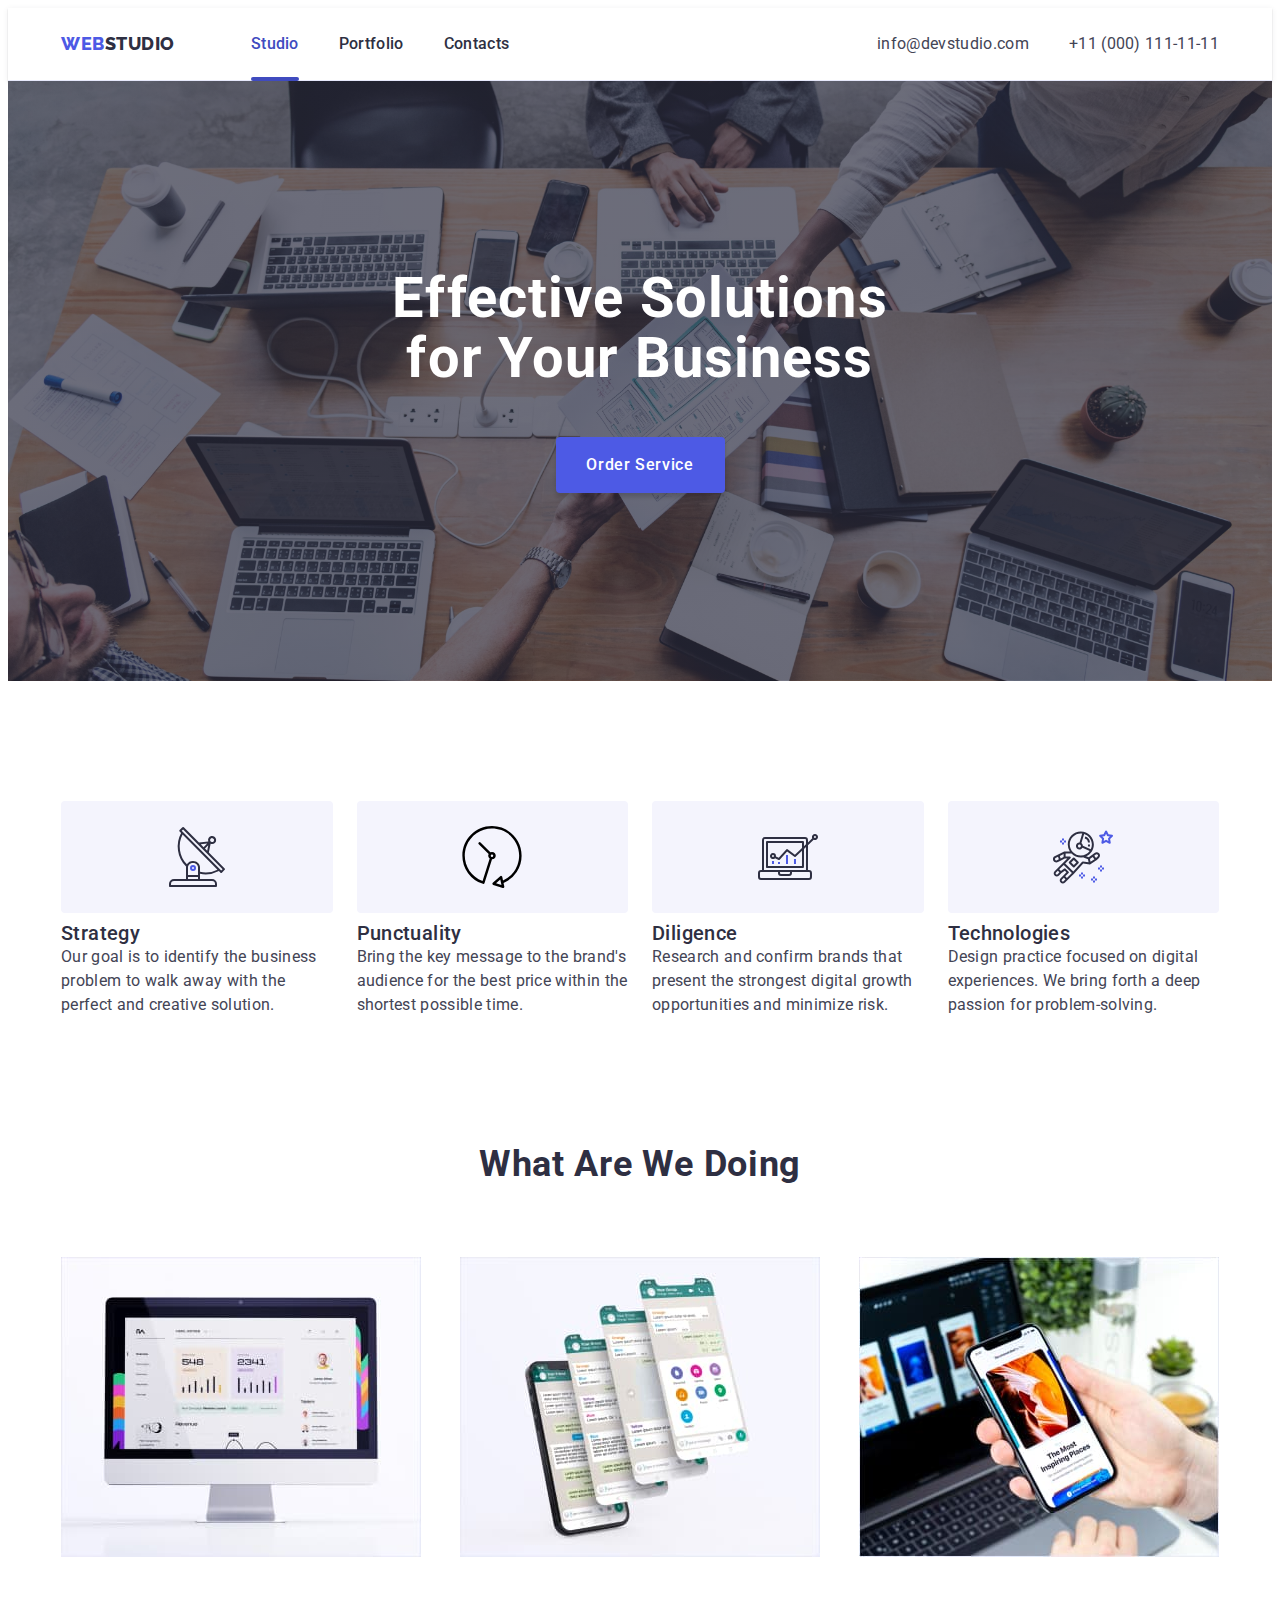
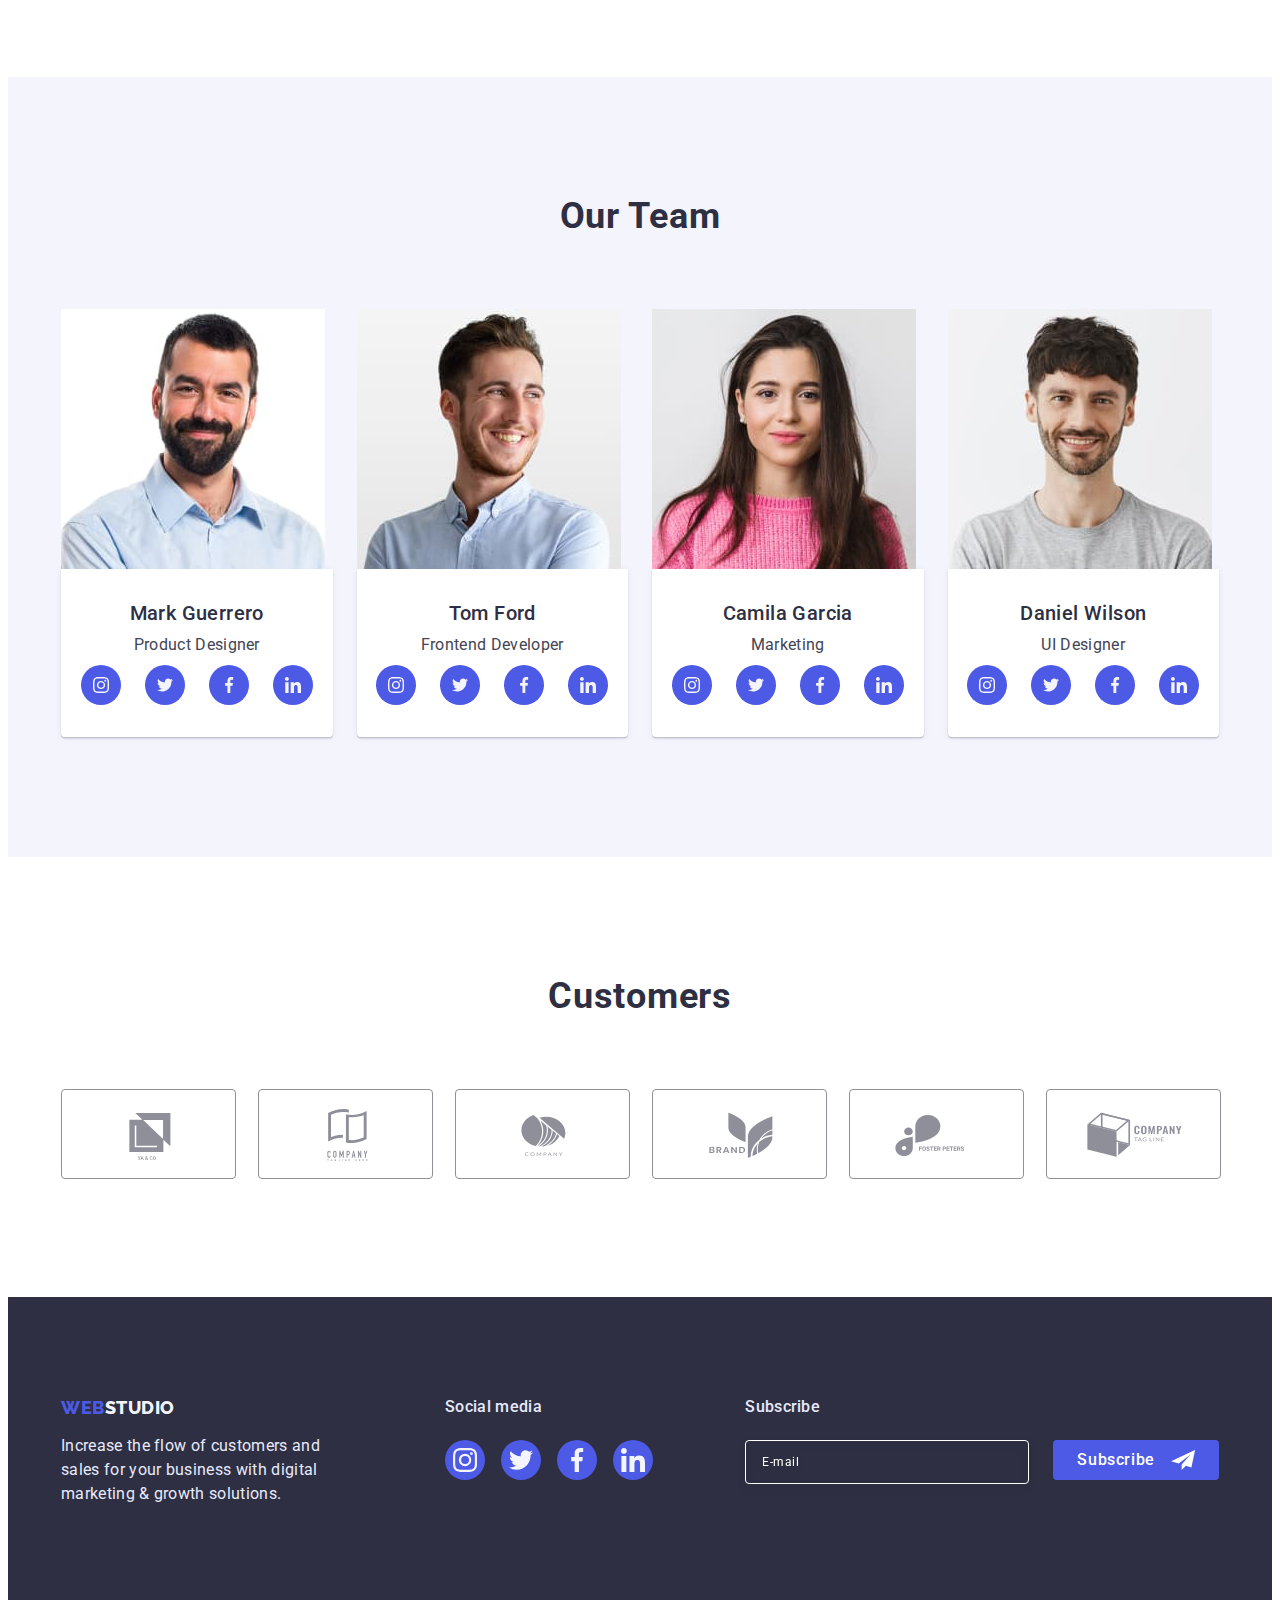
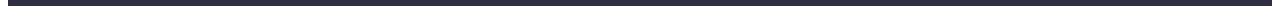
<file: index.html>
<!DOCTYPE html>
<html lang="en">
<head>
    <meta charset="UTF-8">
    <meta http-equiv="X-UA-Compatible" content="IE=edge">
    <meta name="viewport" content="width=device-width, initial-scale=1.0">
    <title>Web Studio</title>
    <link rel="preconnect" href="https://fonts.googleapis.com">
    <link rel="preconnect" href="https://fonts.gstatic.com" crossorigin>
    <link href="https://fonts.googleapis.com/css2?family=Raleway:wght@800&family=Roboto:wght@400;500;700;900&display=swap"
        rel="stylesheet">
    <link rel="stylesheet" href="https://cdnjs.cloudflare.com/ajax/libs/modern-normalize/1.1.0/modern-normalize.min.css"
        integrity="sha512-wpPYUAdjBVSE4KJnH1VR1HeZfpl1ub8YT/NKx4PuQ5NmX2tKuGu6U/JRp5y+Y8XG2tV+wKQpNHVUX03MfMFn9Q=="
        crossorigin="anonymous" referrerpolicy="no-referrer" />
    <link rel="stylesheet" href="./css/styles.css">
</head>
<body>
<header class="header">
    <div class="container header-container">
    <nav class="header-nav">
    <a class="header-logo link" href="./index.html"> Web<span class="header-logo-part">Studio</span></a>
    <ul class="header-list  list">
        <li class="header-item"><a class="header-link current link" href="./index.html">Studio</a></li>
        <li class="header-item"><a class="header-link  link" href="./portfolio.html">Portfolio</a></li>
        <li class="header-item"><a class="header-link  link" href="">Contacts</a></li>
    </ul>
    </nav>
    <address class="header-adress list">
    <ul class="header-addres-list list">
        <li class="header-addres-link">
        <a class="header-mail-tel-link link" href="mailto:info@devstudio.com">info@devstudio.com</a>
        </li>
        <li class="header-addres-link">
        <a class="header-mail-tel-link link" href="tel:+110001111111">+11 (000) 111-11-11</a>
        </li>
    </ul>
    </address>
    </div>
</header>
<main>
    <section class="hero section">
    <div class="container hero-container ">
    <h1 class="hero-title">Effective Solutions for Your Business</h1>
    <button class="hero-botton btn " type="button" data-modal-open>Order Service</button>
    </section>
    </div>
    <section class="hero-features section">
    <div class="container hero-container-features ">
    <h2  class="hero-features-title-hidden visually-hidden">Tools for Your Business</h2>
    <ul class="hero-feature-list list">
        <li class="hero-feature-list-li">
            <div class="features-icon-list ">
                <svg width="60" height="64" class="fearures-icon-items">
                    <use href="./images/symbol-defs-fearures.svg#icon-antenna-1">
                    </use>
                </svg>
            </div>
            <h3 class="hero-features-title">Strategy</h3>
            <p class="hero-features-text">Our goal is to identify the business
            problem to walk away with the perfect and creative solution.</p>
        </li>
        <li class="hero-feature-list-li">
            <div class="features-icon-list ">
                <svg width="60" height="64" class="fearures-icon-items">
                    <use href="./images/symbol-defs-fearures.svg#icon-Vector">
                    </use>
                </svg>
            </div>
            <h3 class="hero-features-title">Punctuality</h3>
            <p class="hero-features-text">Bring the key message to the brand's audience for the best price within the shortest possible time.</p>
        </li>
        <li class="hero-feature-list-li">
            <div class="features-icon-list ">
                <svg width="60" height="64" class="fearures-icon-items">
                    <use href="./images/symbol-defs-fearures.svg#icon-diagram-1">
                    </use>
                </svg>
            </div>
            <h3 class="hero-features-title">Diligence</h3>
            <p class="hero-features-text">Research and confirm brands that present the strongest digital growth opportunities and minimize risk.</p>
        </li>
        <li class="hero-feature-list-li">
            <div class="features-icon-list ">
                <svg width="60" height="64" class="fearures-icon-items">
                    <use href="./images/symbol-defs-fearures.svg#icon-astronaut-1">
                    </use>
                </svg>
            </div>
            <h3 class="hero-features-title">Technologies</h3>
            <p class="hero-features-text">Design practice focused on digital experiences. We bring forth a deep passion for problem-solving.</p>
        </li>
    </ul>
    </div>
    </section>
    <section class="hero-works section section-about">
    <div class="container hero-container-works">
        <h2 class="title-two">What are we doing</h2>
        <ul class="hero-works-list list">
            <li>
                <img class="img-team" src="./images/Rectangle1.jpg" alt="photo" width="360"/>
            </li>
            <li>
                <img class="img-team" src="./images/Rectangle2.jpg" alt="photo" width="360"/>
            </li>
            <li>
                <img class="img-team" src="./images/Rectangle3.jpg" alt="photo" width="360"/>
            </li>
        </ul>
    </div>
    </section>
    <section class="hero-team section">
    <div class="container hero-container-team">
        <h2 class="title-two">Our Team</h2>
        <ul class="hero-team-list list">
            <li class="hero-team-list-li" >
                <img class="img-team" src="./images/team1.jpg" alt="Mark Guerrero Product Designer " width="264"/>
                <div class="team-card">
                <h3 class="hero-team-name">Mark Guerrero</h3>
                <p class="hero-team-proffesion">Product Designer</p>
                <ul class="team-soc-list list">
                    <li class="team-soc-item">
                        <a class="team-soc-link" href="">
                            <svg width="16" height="16">
                                <use href="./images/symbol-items.svg#icon-instagram">
                                </use>
                            </svg>
                        </a>
                    </li>
                    <li class="team-soc-item">
                        <a class="team-soc-link" href="">
                            <svg width="16" height="16">
                                <use href="./images/symbol-items.svg#icon-twitter">
                                </use>
                            </svg>
                        </a>
                    </li>
                    <li class="team-soc-item">
                        <a class="team-soc-link" href="">
                            <svg width="16" height="16">
                                <use href="./images/symbol-items.svg#icon-facebook">
                                </use>
                            </svg>
                        </a>
                    </li>
                    <li class="team-soc-item">
                        <a class="team-soc-link" href="">
                            <svg width="16" height="16">
                                <use href="./images/symbol-items.svg#icon-linkedin">
                                </use>
                            </svg>
                        </a>
                    </li>
                </ul>
                </div>
            </li>
            <li class="hero-team-list-li">
                <img class="img-team" src="./images/team2.jpg" alt="Tom Ford Frontend Developer" width="264"/>
                <div class="team-card">
                <h3 class="hero-team-name">Tom Ford</h3>
                <p class="hero-team-proffesion">Frontend Developer</p>  
                <ul class="team-soc-list list">
                    <li class="team-soc-item">
                        <a class="team-soc-link" href="">
                            <svg width="16" height="16">
                                <use href="./images/symbol-items.svg#icon-instagram">
                                </use>
                            </svg>
                        </a>
                    </li>
                    <li class="team-soc-item">
                        <a class="team-soc-link" href="">
                            <svg width="16" height="16">
                                <use href="./images/symbol-items.svg#icon-twitter">
                                </use>
                            </svg>
                        </a>
                    </li>
                    <li class="team-soc-item">
                        <a class="team-soc-link" href="">
                            <svg width="16" height="16">
                                <use href="./images/symbol-items.svg#icon-facebook">
                                </use>
                            </svg>
                        </a>
                    </li>
                    <li class="team-soc-item">
                        <a class="team-soc-link" href="">
                            <svg width="16" height="16">
                                <use href="./images/symbol-items.svg#icon-linkedin">
                                </use>
                            </svg>
                        </a>
                    </li>
                </ul>
                </div>
            </li>
            <li class="hero-team-list-li">
                <img class="img-team" src="./images/team3.jpg" alt="Camila Garcia Marketing" width="264"/>
                <div  class="team-card">
                <h3 class="hero-team-name">Camila Garcia</h3>
                <p class="hero-team-proffesion">Marketing</p>
                <ul class="team-soc-list list">
                    <li class="team-soc-item">
                        <a class="team-soc-link" href="">
                            <svg width="16" height="16">
                                <use href="./images/symbol-items.svg#icon-instagram">
                                </use>
                            </svg>
                        </a>
                    </li>
                    <li class="team-soc-item">
                        <a class="team-soc-link" href="">
                            <svg width="16" height="16">
                                <use href="./images/symbol-items.svg#icon-twitter">
                                </use>
                            </svg>
                        </a>
                    </li>
                    <li class="team-soc-item">
                        <a class="team-soc-link" href="">
                            <svg width="16" height="16">
                                <use href="./images/symbol-items.svg#icon-facebook">
                                </use>
                            </svg>
                        </a>
                    </li>
                    <li class="team-soc-item">
                        <a class="team-soc-link" href="">
                            <svg width="16" height="16">
                                <use href="./images/symbol-items.svg#icon-linkedin">
                                </use>
                            </svg>
                        </a>
                    </li>
                </ul>
                </div>
            </li>
            <li class="hero-team-list-li" >
                <img class="img-team" src="./images/team4.jpg" alt="Daniel Wilson UI Designer" width="264"/>
                <div class="team-card">
                <h3 class="hero-team-name">Daniel Wilson</h3>
                <p class="hero-team-proffesion">UI Designer</p>
                <ul class="team-soc-list list">
                    <li class="team-soc-item">
                        <a class="team-soc-link" href="">
                            <svg width="16" height="16">
                                <use href="./images/symbol-items.svg#icon-instagram">
                                </use>
                            </svg>
                        </a>
                    </li>
                    <li class="team-soc-item">
                        <a class="team-soc-link" href="">
                            <svg width="16" height="16">
                                <use href="./images/symbol-items.svg#icon-twitter">
                                </use>
                            </svg>
                        </a>
                    </li>
                    <li class="team-soc-item">
                        <a class="team-soc-link" href="">
                            <svg width="16" height="16">
                                <use href="./images/symbol-items.svg#icon-facebook">
                                </use>
                            </svg>
                        </a>
                    </li>
                    <li class="team-soc-item">
                        <a class="team-soc-link" href="">
                            <svg width="16" height="16">
                                <use href="./images/symbol-items.svg#icon-linkedin">
                                </use>
                            </svg>
                        </a>
                    </li>
                </ul>
                </div>
            </li>
        </ul>
    </div>
    </section>
    <section class="section">
        <div class="container">
        <h2 class="title-two">Customers</h2>
        <ul class="hero-customers-list list">
            <li class="hero-customers-item ">
                <a class="customers-link" href="">
                    <svg width="104" height="56" class="customers-icon">
                        <use href="./images/symbol-defs-customers.svg#icon-logo-1">
                        </use>
                    </svg>
                </a>
            </li>
            <li class="hero-customers-item">
                <a class="customers-link" href="">
                    <svg width="104" height="56" class="customers-icon">
                        <use href="./images/symbol-defs-customers.svg#icon-logo-2">
                        </use>
                    </svg>
                </a>
            </li>
            <li class="hero-customers-item">
                <a class="customers-link" href="">
                    <svg width="104" height="56" class="customers-icon">
                        <use href="./images/symbol-defs-customers.svg#icon-logo-3">
                        </use>
                    </svg>
                </a>
            </li>
            <li class="hero-customers-item">
                <a class="customers-link" href="">
                    <svg width="104" height="56" class="customers-icon">
                        <use href="./images/symbol-defs-customers.svg#icon-logo-4">
                        </use>
                    </svg>
                </a>
            </li>
            <li class="hero-customers-item">
                <a class="customers-link" href="">
                    <svg width="104" height="56" class="customers-icon">
                        <use href="./images/symbol-defs-customers.svg#icon-logo-5">
                        </use>
                    </svg>
                </a>
            </li>
            <li class="hero-customers-item">
                <a class="customers-link" href="">
                    <svg width="104" height="56" class="customers-icon">
                        <use href="./images/symbol-defs-customers.svg#icon-logo-6">
                        </use>
                    </svg>
                </a>
            </li>
        </ul>
        </div>
    </section>
</main>
<footer class="footer-background">
<div class="container footer-container">
    <div class="footer-all">
    <a class="footer-logo link" href="./index.html">Web<span class="footer-logo-part">Studio</span></a>
    <p class="footer-text" >Increase the flow of customers and sales for your business with digital marketing & growth solutions.</p>
    </div>
    <div class="footer-media">
    <h3 class="footer-media-title">Social media</h3>
    <ul class="footer-soc-list list">
        <li class="footer-soc-item">
            <a class="footer-soc-link" href="">
                <svg width="24" height="24">
                    <use href="./images/symbol-defs-footer.svg#icon-instagram">
                    </use>
                </svg>
            </a>
        </li>
        <li class="footer-soc-item">
            <a class="footer-soc-link" href="">
                <svg width="24" height="24">
                    <use href="./images/symbol-defs-footer.svg#icon-twitter">
                    </use>
                </svg>
            </a>
        <li class="footer-soc-item">
            <a class="footer-soc-link" href="">
                <svg width="24" height="24">
                    <use href="./images/symbol-defs-footer.svg#icon-facebook">
                    </use>
                </svg>
            </a>
        <li class="footer-soc-item">
            <a class="footer-soc-link" href="">
                <svg width="24" height="24">
                    <use href="./images/symbol-defs-footer.svg#icon-linkedin">
                    </use>
                </svg>
            </a>
    </ul>
    </div>
    <div class="footer-subscribe">
        <p class="footer-subscribe-title">Subscribe</p>
        
            <div class="footer-input-btn">
            <form class="footer-subscribe-form"></form>
            <label for="email-subscribe"></label>
            <input 
            class="footer-input"
            type="email"
            name="email-subscribe"
            id="email-subscribe"
            placeholder="E-mail">
            <button type="submit" class="btn-subscribe"> <span class="btn-subscribe-text">Subscribe</span> 
            <svg class="subscribe-icon" width="24" height="20">
                <use href="./images/icons.svg#icon-icon-send"></use>
                </svg>
            </button>
        </div>
        </form>
    </div>
</div>
</footer>
<div class="backdrop is-hidden" data-modal>
    <div class="modal">
        <button type="button" class="modal-close" data-modal-close>
        <svg  class="close-botton">
            <use href="./images/symbol-defs-close-botton.svg#icon-close-botton"></use>
        </svg>
        </button>
        <p class="modal-title">Leave your contacts and we will call you back</p>
        <form class="modal-form">
            <div class="label-field">
            <label for="user-name" class="modal-label-text">Name</label>
            <div class="input-wrap">
            <input 
            type="text" 
            class="modal-input" 
            name="user-name" 
            id="user-name"
            required>
            <svg class="modal-input-icon" width="18" height="18" >
                <use href="./images/icons.svg#icon-person-back"></use>
            </svg>
            </div>
            </div>
            <div class="label-field">
            <label for="user-phone" class="modal-label-text">Phone</label>
            <div class="input-wrap">
            <input type="tel" 
            class="modal-input" 
            name="user-phone" 
            id="user-phone"
            required>
            <svg class="modal-input-icon" width="18" height="24">
                <use href="./images/icons.svg#icon-phone-back"></use>
            </svg>
            </div>
            </div>
            <div class="label-field">
            <label for="user-email" class="modal-label-text">Email</label>
            <div class="input-wrap">
            <input 
            type="email" 
            class="modal-input" 
            name="user-email"
            id="user-email">
            <svg class="modal-input-icon" width="18" height="24">
                <use href="./images/icons.svg#icon-email-back"></use>
            </svg>
            </div>
            </div>
            <div class="label-field">
                <label for="user-comment" class="modal-label-text">Comment</label>
                <textarea 
                class="modal-textarea"
                name="user-comment" 
                id="user-comment" 
                placeholder="Text input"
                ></textarea>
            </div>
            <div class="label-field">
                <input 
                class="modal-checkbox visually-hidden"
                type="checkbox"
                name="user-privacy"
                id="user-privacy"
                value="true">
                <label for="user-privacy" class="check-text">
                    <span>
                    <svg class="check-icon" width="10" height="8">
                        <use href="./images/icons.svg#icon-vector-check"></use>
                    </svg>
                    </span> 
                    I accept the terms and conditions of the  
                    <a href="" class="link-privacy"> Privacy Policy</a></label>
            </div>
            <button type="submit" class="btn-submit">Send</button>
        </form>
    </div>
</div>
<script src="./js/modal.js"></script>
</body>
</html>
</file>
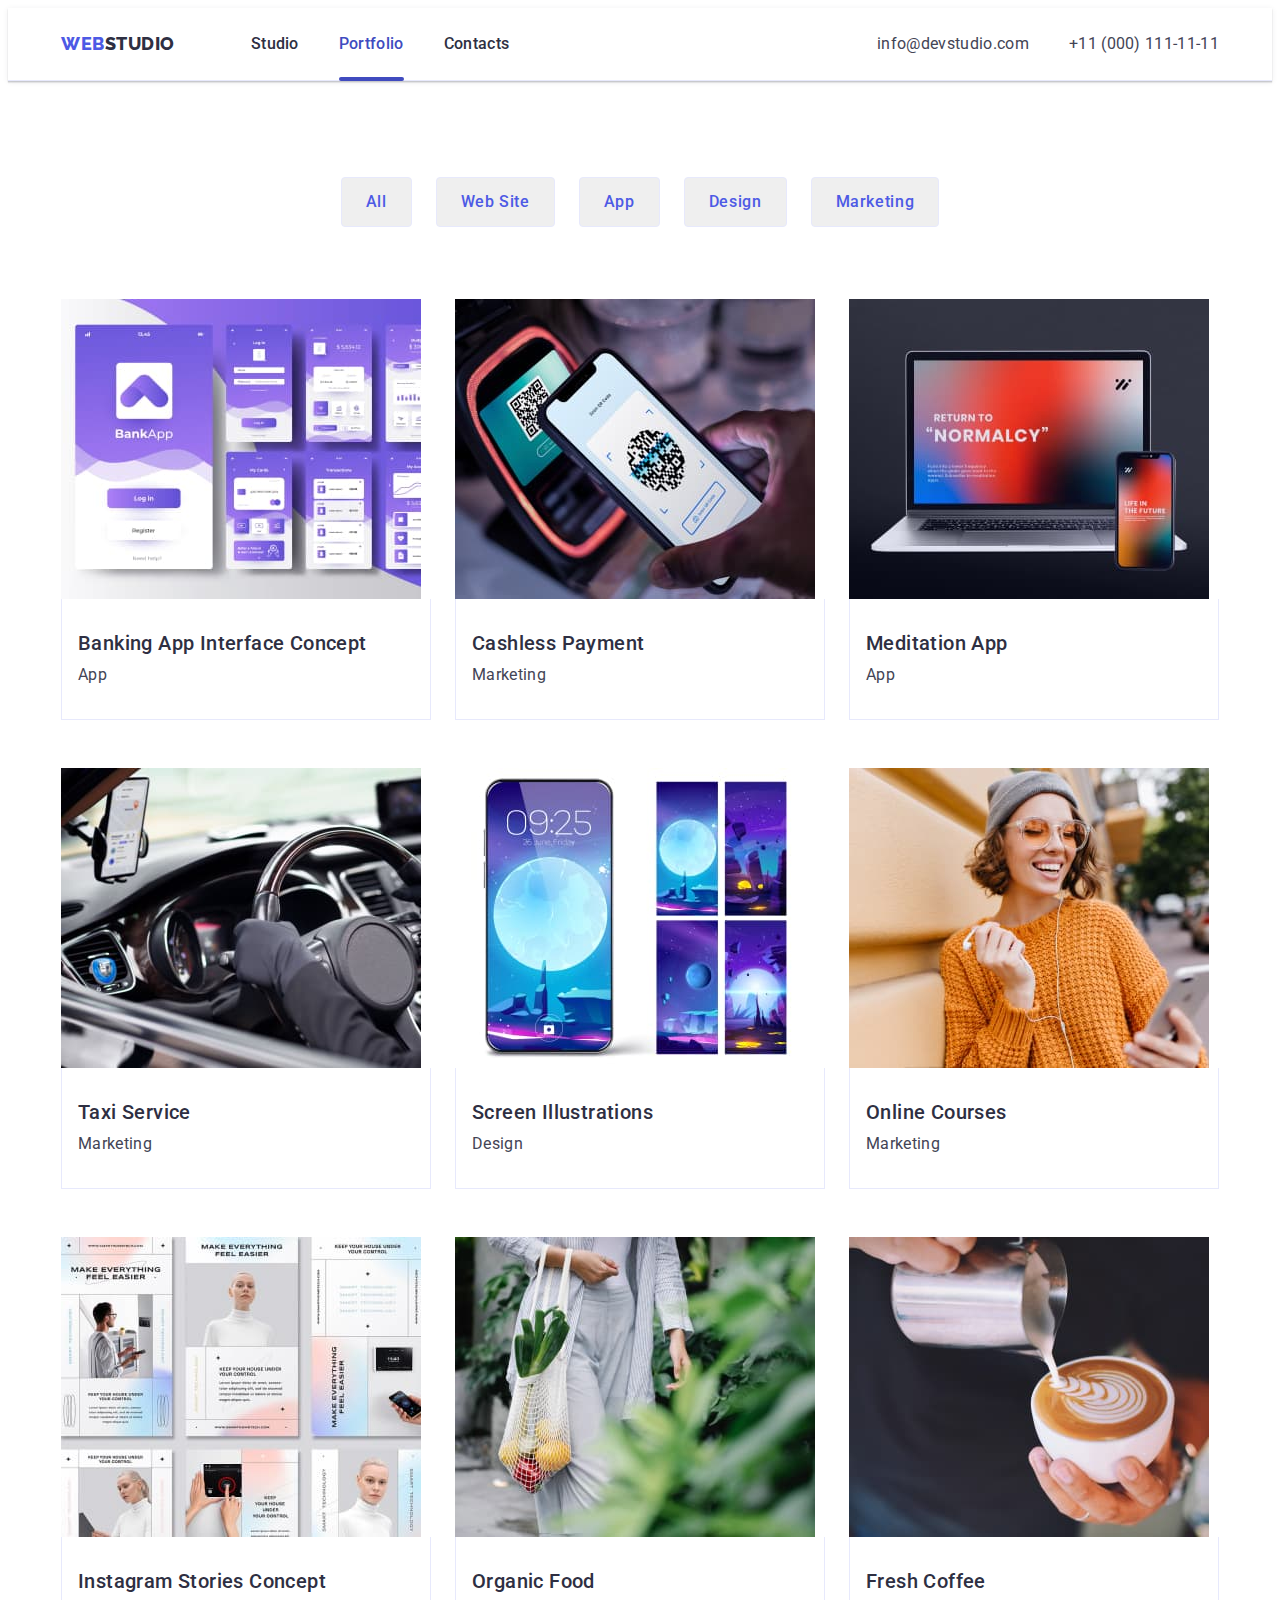
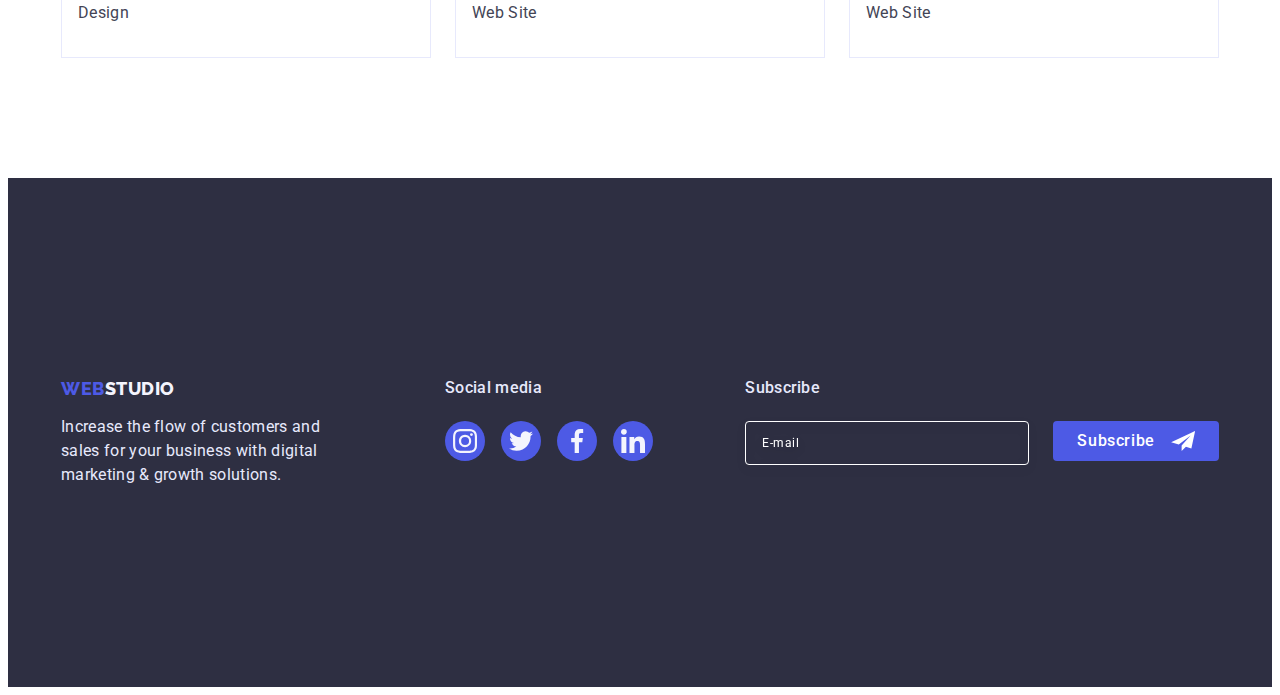
<file: portfolio.html>
<!DOCTYPE html>
<html lang="en">
<head>
    <meta charset="UTF-8">
    <meta http-equiv="X-UA-Compatible" content="IE=edge">
    <meta name="viewport" content="width=device-width, initial-scale=1.0">
    <title>Web Studio</title>
    <link rel="preconnect" href="https://fonts.googleapis.com">
    <link rel="preconnect" href="https://fonts.gstatic.com" crossorigin>
    <link href="https://fonts.googleapis.com/css2?family=Raleway:wght@800&family=Roboto:wght@400;500;700;900&display=swap"
        rel="stylesheet">
    <link rel="stylesheet" href="https://cdnjs.cloudflare.com/ajax/libs/modern-normalize/1.1.0/modern-normalize.min.css"
        integrity="sha512-wpPYUAdjBVSE4KJnH1VR1HeZfpl1ub8YT/NKx4PuQ5NmX2tKuGu6U/JRp5y+Y8XG2tV+wKQpNHVUX03MfMFn9Q=="
        crossorigin="anonymous" referrerpolicy="no-referrer" />
    <link rel="stylesheet" href="./css/styles.css">
    
</head>

<body>
    <header class="header">
        <div class="container header-container">
            <nav class="header-nav">
                <a class="header-logo link" href="./index.html"> Web<span class="header-logo-part">Studio</span></a>
                <ul class="header-list list">
                    <li class="header-item"><a class="header-link link" href="./index.html">Studio</a></li>
                    <li class="header-item"><a class="header-link current link" href="./portfolio.html">Portfolio</a></li>
                    <li class="header-item"><a class="header-link link" href="">Contacts</a></li>
                </ul>
            </nav>
            <address class="header-adress list">
                <ul class="header-addres-list list">
                    <li class="header-addres-link">
                        <a class="header-mail-tel-link link" href="mailto:info@devstudio.com">info@devstudio.com</a>
                    </li>
                    <li class="header-addres-link">
                        <a class="header-mail-tel-link link" href="tel:+110001111111">+11 (000) 111-11-11</a>
                    </li>
                </ul>
            </address>
        </div>
    </header>
    <main class="hero-portfolio">
        <section class="hero-portfolio-projects section ">
            <div class="container portfolio-container">
            <h1  class="hero-portfolio-title visually-hidden">Fortfolio</h1>
            <ul class="hero-portfolio-button-list list" >
                <li><button  type="button" class="hero-portfolio-button-item btn-text">All</button></li>
                <li><button  type="button" class="hero-portfolio-button-item">Web Site</button></li>
                <li><button  type="button" class="hero-portfolio-button-item">App</button></li>
                <li><button  type="button" class="hero-portfolio-button-item">Design</button></li>
                <li><button  type="button" class="hero-portfolio-button-item">Marketing</button></li>
            </ul>
            <ul class="hero-portfolio-projects-list list">
                <li class="hero-portfolio-projects-list-li" >
                    <a class="hero-portfolio-projects-link link" href="">
                    <div class="portfolio-projects-wrap">
                    <img class="img-team" src="./images/portfolio-img1.jpg" alt="Banking App Interface Concept" width="360" />
                    <p class="portfolio-cover-text">
                    14 Stylish and User-Friendly App Design Concepts · Task Manager App · Calorie Tracker App · Exotic Fruit Ecommerce App ·
                    Cloud Storage App
                    </p>
                    </div>
                    <div class="project-card">
                    <h2 class="hero-portfolio-projects-title">Banking App Interface Concept</h2>
                    <p class="hero-portfolio-projects-text">App</p>
                    </div>
                    </a>
                </li>
                <li class="hero-portfolio-projects-list-li">    
                    <a class="hero-portfolio-projects-link link" href="">
                    <div class="portfolio-projects-wrap">
                    <img class="img-team" src="./images/portfolio-img2.jpg" alt="Cashless Payment" width="360" />
                    <p class="portfolio-cover-text">
                    14 Stylish and User-Friendly App Design Concepts · Task Manager App · Calorie Tracker App · Exotic Fruit Ecommerce
                    App ·
                    Cloud Storage App
                    </p>
                </div>
                    <div class="project-card">
                    <h2 class="hero-portfolio-projects-title">Cashless Payment</h2>
                    <p class="hero-portfolio-projects-text">Marketing</p>
                    </div>
                    </a>
                </li>
                <li class="hero-portfolio-projects-list-li">
                    <a class="hero-portfolio-projects-link link" href="">
                    <div class="portfolio-projects-wrap">
                    <img class="img-team" src="./images/portfolio-img3.jpg" alt="Meditaion App" width="360" />
                    <p class="portfolio-cover-text">
                    14 Stylish and User-Friendly App Design Concepts · Task Manager App · Calorie Tracker App · Exotic Fruit Ecommerce
                    App ·
                    Cloud Storage App
                    </p>
                    </div>
                    <div class="project-card">
                    <h2 class="hero-portfolio-projects-title">Meditation App</h2>
                    <p class="hero-portfolio-projects-text">App</p>
                    </div>
                    </a>
                </li>
                <li class="hero-portfolio-projects-list-li">
                    <a class="hero-portfolio-projects-link link" href="">
                    <div class="portfolio-projects-wrap">
                    <img class="img-team" src="./images/portfolio-img4.jpg" alt="Taxi Service" width="360" />
                    <p class="portfolio-cover-text">
                    14 Stylish and User-Friendly App Design Concepts · Task Manager App · Calorie Tracker App · Exotic Fruit Ecommerce
                    App ·
                    Cloud Storage App
                    </p>
                    </div>
                    <div  class="project-card">
                    <h2 class="hero-portfolio-projects-title">Taxi Service</h2>
                    <p class="hero-portfolio-projects-text">Marketing</p>
                    </div>
                    </a>
                </li>
                <li class="hero-portfolio-projects-list-li">
                    <a class="hero-portfolio-projects-link link" href="">
                    <div class="portfolio-projects-wrap">
                    <img class="img-team" src="./images/portfolio-img5.jpg" alt="Screen Illustrations" width="360" />
                    <p class="portfolio-cover-text">
                    14 Stylish and User-Friendly App Design Concepts · Task Manager App · Calorie Tracker App · Exotic Fruit Ecommerce
                    App ·
                    Cloud Storage App
                    </p>
                    </div>
                    <div  class="project-card">
                    <h2 class="hero-portfolio-projects-title">Screen Illustrations</h2>
                    <p class="hero-portfolio-projects-text">Design</p>
                    </div>
                    </a>
                </li>
                <li class="hero-portfolio-projects-list-li">
                    <a class="hero-portfolio-projects-link link" href="">
                    <div class="portfolio-projects-wrap">
                    <img class="img-team" src="./images/portfolio-img6.jpg" alt="Online Courses" width="360" />
                    <p class="portfolio-cover-text">
                    14 Stylish and User-Friendly App Design Concepts · Task Manager App · Calorie Tracker App · Exotic Fruit Ecommerce
                    App ·
                    Cloud Storage App
                    </p>
                    </div>
                    <div  class="project-card">
                    <h2 class="hero-portfolio-projects-title">Online Courses</h2>
                    <p class="hero-portfolio-projects-text">Marketing</p>
                    </div>
                    </a>
                </li>
                <li class="hero-portfolio-projects-list-li">
                    <a class="hero-portfolio-projects-link link" href="">
                    <div class="portfolio-projects-wrap">
                    <img class="img-team" src="./images/portfolio-img7.jpg" alt="Instagram Stories Concept" width="360" />
                    <p class="portfolio-cover-text">
                    14 Stylish and User-Friendly App Design Concepts · Task Manager App · Calorie Tracker App · Exotic Fruit Ecommerce
                    App ·
                    Cloud Storage App
                    </p>
                    </div>
                    <div  class="project-card">
                    <h2 class="hero-portfolio-projects-title">Instagram Stories Concept</h2>
                    <p class="hero-portfolio-projects-text">Design</p>
                    </div>
                    </a>
                </li>
                <li class="hero-portfolio-projects-list-li">
                    <a class="hero-portfolio-projects-link link" href="">
                    <div class="portfolio-projects-wrap">
                    <img class="img-team" src="./images/portfolio-img8.jpg" alt="Organic Food" width="360" />
                    <p class="portfolio-cover-text">
                    14 Stylish and User-Friendly App Design Concepts · Task Manager App · Calorie Tracker App · Exotic Fruit Ecommerce
                    App ·
                    Cloud Storage App
                    </p>
                    </div>
                    <div  class="project-card">
                    <h2 class="hero-portfolio-projects-title">Organic Food</h2>
                    <p class="hero-portfolio-projects-text">Web Site</p>
                    </div>
                    </a>
                </li>
                <li class="hero-portfolio-projects-list-li">
                    <a class="hero-portfolio-projects-link link" href="">
                    <div class="portfolio-projects-wrap">
                    <img class="img-team" src="./images/portfolio-img9.jpg" alt="Fresh Coffee" width="360" />
                    <p class="portfolio-cover-text">
                    14 Stylish and User-Friendly App Design Concepts · Task Manager App · Calorie Tracker App · Exotic Fruit Ecommerce
                    App ·
                    Cloud Storage App
                    </p>
                    </div>
                    <div  class="project-card">
                    <h2 class="hero-portfolio-projects-title">Fresh Coffee</h2>
                    <p class="hero-portfolio-projects-text">Web Site</p>
                    </div>
                    </a>
                </li>
            </ul>
            </div>
        </section>
    </main>
<footer class="footer-background">
    <footer class="footer-background">
        <div class="container footer-container">
            <div class="footer-all">
                <a class="footer-logo link" href="./index.html">Web<span class="footer-logo-part">Studio</span></a>
                <p class="footer-text">Increase the flow of customers and sales for your business with digital marketing &
                    growth solutions.</p>
            </div>
            <div class="footer-media">
                <h3 class="footer-media-title">Social media</h3>
                <ul class="footer-soc-list list">
                    <li class="footer-soc-item">
                        <a class="footer-soc-link" href="">
                            <svg width="24" height="24">
                                <use href="./images/symbol-defs-footer.svg#icon-instagram">
                                </use>
                            </svg>
                        </a>
                    </li>
                    <li class="footer-soc-item">
                        <a class="footer-soc-link" href="">
                            <svg width="24" height="24">
                                <use href="./images/symbol-defs-footer.svg#icon-twitter">
                                </use>
                            </svg>
                        </a>
                    <li class="footer-soc-item">
                        <a class="footer-soc-link" href="">
                            <svg width="24" height="24">
                                <use href="./images/symbol-defs-footer.svg#icon-facebook">
                                </use>
                            </svg>
                        </a>
                    <li class="footer-soc-item">
                        <a class="footer-soc-link" href="">
                            <svg width="24" height="24">
                                <use href="./images/symbol-defs-footer.svg#icon-linkedin">
                                </use>
                            </svg>
                        </a>
                </ul>
            </div>
            <div class="footer-subscribe">
                <p class="footer-subscribe-title">Subscribe</p>
            
                <div class="footer-input-btn">
                    <form class="footer-subscribe-form"></form>
                    <label for="email-subscribe"></label>
                    <input class="footer-input" type="email" name="email-subscribe" id="email-subscribe" placeholder="E-mail">
                    <button type="submit" class="btn-subscribe"> <span class="btn-subscribe-text">Subscribe</span>
                        <svg class="subscribe-icon" width="24" height="20">
                            <use href="./images/icons.svg#icon-icon-send"></use>
                        </svg>
                    </button>
                </div>
                </form>
            </div>
        </div>
    </footer>
</footer>
</body>
</file>
<file: css/styles.css>
:root{
    --primary-text-color: #434455;
    --title-text-color: #2E2F42;
    --accent-color: #4D5AE5;
    --background-color: #2E2F42;
    --hover-focus-color: #404bbf;
    --botton-active-color: #FFFFFF;
    --footer-text-color: #E7E9FC;
    --hero-title-color: #ffffff;
    --footer-logo-color: #f4f4fd;
    --footer-icon-color: #31D0AA;
    --modal-background-color: #FCFCFC;
    
    
}
p, h1, h2, h3, h4, h5, h6 {
    margin: 0;
}

ul {
    padding: 0;
    margin: 0;
}

.container {
    width: 1158px;
    padding-left: 15px;
    padding-right: 15px;
    margin: 0 auto 0 auto;
}

body {
    font-family: 'Roboto', sans-serif; 
    color: var(--primary-text-color);
}

.link {
text-decoration: none;
}
.list {
list-style: none;
}

/* Header */

.header {
padding-top: 24px;
padding-bottom: 24px;
border-bottom: 1px solid #E7E9FC;
box-shadow: 0px 2px 1px rgba(46, 47, 66, 0.08), 0px 1px 1px rgba(46, 47, 66, 0.16), 0px 1px 6px rgba(46, 47, 66, 0.08);
}

.header-container {
    display: flex;
}

.header-nav {
    display: flex;
    align-items: center;
    margin-right: auto;
}

.section {
padding: 120px 0;
}

.header-logo {
font-family: 'Raleway', sans-serif;
font-weight: 800;
font-size: 18px;
line-height: 1.17;
color: var(--accent-color);

display: flex;
align-items: center;
letter-spacing: 0.03em;
text-transform: uppercase;
margin-right: 76px;
transition: color 250ms cubic-bezier(0.4, 0, 0.2, 1);
}

.header-logo-part {
font-family: 'Raleway';
font-weight: 800;
font-size: 18px;
line-height: 1.17;
color: var(--title-text-color);

display: flex;
align-items: center;
letter-spacing: 0.03em;
text-transform: uppercase;
}
.header-logo:hover {
    color: var(--hover-focus-color);
    text-decoration: none;}

.header-logo:focus {
    color: var(--hover-focus-color);
    text-decoration: none;
}

.header-list {
    display: flex;
    gap: 40px;
}
.header-adress {
    font-style: normal;
}
.header-addres-list {
    display: flex;
    align-items: center;
}
.header-addres-list .header-addres-link + .header-addres-link {
    margin-left: 40px;
}
.header-link {
font-weight: 500;
font-family: 'Roboto';
font-size: 16px;
line-height: 1.5;
letter-spacing: 0.02em;
color: var(--title-text-color);
display: block;
position: relative;
transition: color 250ms cubic-bezier(0.4, 0, 0.2, 1);
}
.header-link.current {
    color: var(--hover-focus-color);
}
.header-link.current::after {
    content: "";
    position: absolute;
    bottom: -25px;
    left: 0;
    height: 4px;
    width: 100%;
    border-radius: 2px;
    background: var(--hover-focus-color);
}

.header-link:hover {
color: var(--hover-focus-color);
text-decoration: none;}
.header-link:focus {
color: var(--hover-focus-color);
text-decoration: none;
}

.header-mail-tel-link {
font-family: 'Roboto';
font-size: 16px;
line-height: 1.5;
letter-spacing: 0.02em;
color: var(--primary-text-color);
transition: color 250ms cubic-bezier(0.4, 0, 0.2, 1);
}
.header-mail-tel-link:hover {
    color: var(--hover-focus-color);
    text-decoration: none;}

.header-mail-tel-link:focus {
    color: var(--hover-focus-color);
    text-decoration: none;}


/* Main */
.hero-container {
    display: block;
}


.hero {
background-color: var(--background-color);
background-image: 
linear-gradient(
rgba(46, 47, 66, 0.7),
rgba(46, 47, 66, 0.7)
),
url(../images/hero-bg.jpg);
background-repeat: no-repeat;
background-position: center;
background-size: cover;
max-width: 1440px;
margin: 0 auto;
text-align: center;
padding: 188px 0;
}

.hero-title {
font-family: 'Roboto';
font-weight: 700;
font-size: 56px;
line-height: 1.07;
text-align: center;
letter-spacing: 0.02em;
color: var(--hero-title-color);
width: 496px;
margin: 0 auto 48px;
}
.btn {
width: 169px;
height: 56px;
gap: 10px;
cursor: pointer;
color: var(--hero-title-color);
background: var(--accent-color);
border-radius: 4px;
box-shadow: 0px 4px 4px rgba(0, 0, 0, 0.15);
border: 0;
}
.hero-botton {
font-family: 'Roboto', sans-serif;
cursor: pointer;
font-weight: 500;
font-size: 16px;
line-height: 1.5;
letter-spacing: 0.04em;
color: var(--hero-title-color);
background: var(--accent-color);
border-radius: 4px;
box-shadow: 0px 4px 4px rgba(0, 0, 0, 0.15);
transition: background-color 250ms cubic-bezier(0.4, 0, 0.2, 1), color 250ms cubic-bezier(0.4, 0, 0.2, 1);
}

.hero-botton:hover {
    color: var(--botton-active-color);
    background: var(--hover-focus-color);
    text-decoration: none;
}

.hero-botton:focus {
    color: var(--botton-active-color);
    background: var(--hover-focus-color);
    text-decoration: none;
}


/* Main features */

.visually-hidden {
    position: absolute;
    width: 1px;
    height: 1px;
    margin: -1px;
    border: 0;
    padding: 0;
    white-space: nowrap;
    clip-path: inset(100%);
    clip: rect(0 0 0 0);
    overflow: hidden;
}


.hero-feature-list {
    display: flex;
    gap: 24px;
    justify-content: space-between;
    margin-bottom: 8px;
}
.hero-feature-list-li {
width:  calc((100% - 72px) / 4);
}

.hero-features-title {
font-family: 'Roboto';
font-weight: 500;
font-size: 20px;
line-height: 1.2;
letter-spacing: 0.02em;
color:var(--title-text-color);
}


.hero-features-text {
font-family: 'Roboto';
font-size: 16px;
line-height: 1.5;
letter-spacing: 0.02em;
color: var(--primary-text-color);
} 

.features-icon-list {

display: flex;
justify-content: center;
margin-bottom: 8px;
}

.features-icon-list {
height: 112px;
border-radius: 4px;
display: flex;
align-items: center;
justify-content: center;
background-color: #F4F4FD;
}


/* Main works */
.title-two {
font-family: 'Roboto';
font-weight: 700;
font-size: 36px;
line-height: 1.11;
color: var(--title-text-color);
text-align: center;
letter-spacing: 0.02em;
text-transform: capitalize;
margin-bottom: 72px;
}
.section-about {
padding-top: 0;
}

.hero-works-list {
display: flex;
width: ((100% - 48px) / 3);
justify-content: space-between;
gap: 24px;
margin: 0 auto;
}
/* Hero team */
.hero-team {
background: var(--footer-logo-color);
}

.hero-team-list {
display: flex;
align-items: center;
justify-content: space-between;
gap: 24px;
}
.hero-team-list-li {
width: calc((100% - 72px) / 4);
}
.hero-team-name {
font-family: 'Roboto';
font-weight: 500;
font-size: 20px;
line-height: 1.2;
letter-spacing: 0.02em;
text-align: center;
color: var(--title-text-color);
margin-bottom: 8px;
}
.hero-team-proffesion {
font-family: 'Roboto';
font-size: 16px;
line-height: 1.5;
text-align: center;
letter-spacing: 0.02em;
color: var(--primary-text-color);
margin-bottom: 8px;
}
.team-card {
flex-direction: column;
justify-content:space-between;
gap: 24px;
padding-top: 32px;
padding-bottom: 32px;
/* WHITE
Header background, team card background
*/
    background: var(--botton-active-color);
    box-shadow: 0px 1px 6px rgba(46, 47, 66, 0.08), 0px 1px 1px rgba(46, 47, 66, 0.16), 0px 2px 1px rgba(46, 47, 66, 0.08);
    border-radius: 0px 0px 4px 4px;
}
.img-team {
    display: block;
}

.team-soc-list {
    display: flex;
    justify-content: center;
    gap: 24px;
}
.team-soc-item {
    width: 40px;
    height: 40px;
}
.team-soc-link {
    width: 100%;
    height: 100%;
    display: flex;
    align-items: center;
    justify-content: center;
    border-radius: 50%;
    background-color: var(--accent-color);
    transition: background-color 250ms cubic-bezier(0.4, 0, 0.2, 1);
}
.team-soc-link:hover {
    background-color: var(--hover-focus-color);
}

.team-soc-link:focus {
background-color: var(--hover-focus-color);
}
.hero-customers-list {
display: flex;
justify-content: center;
gap: 24px;
}
.hero-customers-item {
    width: calc((100% - 120px) / 6);
    height: 88px;
}
.customers-link {
width: 100%;
height: 100%;
display: flex;
align-items: center;
justify-content: center;
border-radius: 4px;
border: 1px solid #8E8F99;
fill:#8E8F99; 
transition: border-color 250ms cubic-bezier(0.4, 0, 0.2, 1), fill 250ms cubic-bezier(0.4, 0, 0.2, 1);
}
.customers-icon {
    transition: fill 250ms cubic-bezier(0.4, 0, 0.2, 1);
}
.customers-link:hover {
border-color: var(--hover-focus-color);
}

.customers-link:hover .customers-icon {
fill: var(--hover-focus-color); 
transition: fill 250ms cubic-bezier(0.4, 0, 0.2, 1);
}
.customers-link:focus {
    border-color: var(--hover-focus-color);
}


.customers-link:focus .customers-icon {
    fill: var(--hover-focus-color);
}

.footer-container {
    display: flex;
}

.footer-soc-list {
    display: flex;
    justify-content: center;
    gap: 16px;
}

.footer-soc-item {
    width: 40px;
    height: 40px;
}

.footer-soc-link {
    width: 100%;
    height: 100%;
    display: flex;
    align-items: center;
    justify-content: center;
    border-radius: 50%;
    background-color: var(--accent-color);
}

/* Footer */


.footer-background {
background-color: var(--background-color);
padding-top: 100px;
padding-bottom: 100px;
}
.footer-all {
    width: 264px;
    margin-right: 120px;
}

.footer-logo {
font-family: 'Raleway', sans-serif;
font-weight: 800;
font-size: 18px;
line-height: 1.17;
display: flex;
letter-spacing: 0.03em;
text-transform: uppercase;
color: var(--accent-color);
display: inline-block;
margin-bottom: 16px;
transition: color 250ms cubic-bezier(0.4, 0, 0.2, 1);
}
.footer-logo-part {
color: var(--footer-logo-color);
}
.footer-logo:hover {
    color: var(--hover-focus-color);
    text-decoration: none;}

.footer-logo:focus {
    color: var(--hover-focus-color);
    text-decoration: none;
}
.footer-text {
font-family: 'Roboto';
font-size: 16px;
line-height: 1.5;
letter-spacing: 0.02em;
color: var(--footer-text-color);
}
.footer-media-title {
    font-family: 'Roboto';
    font-weight: 500;
    font-size: 16px;
    line-height: 1.2;
    letter-spacing: 0.02em;
    color: var(--footer-text-color);
    margin-bottom: 24px;
}
.footer-soc-link {
transition: background-color 250ms cubic-bezier(0.4, 0, 0.2, 1);
}
.footer-soc-link:hover {
    background-color: var(--footer-icon-color);
}

.footer-soc-link:focus {
    background-color: var(--footer-icon-color);
}

.footer-media {
    margin-right: auto;
}
.footer-subscribe {
    display: block;
}
.footer-subscribe-title {
font-family: 'Roboto';
    font-weight: 500;
    font-size: 16px;
    line-height: 1.2;
    letter-spacing: 0.02em;
    color: var(--footer-text-color);
    margin-bottom: 24px;
}
.footer-input {
width: 264px;
height: 40px;
background-color:  transparent;
border: 1px solid #FFFFFF;
filter: drop-shadow(0px 4px 4px rgba(0, 0, 0, 0.15));
border-radius: 4px;
font-family: 'Roboto';
font-size: 12px;
line-height: 2;
display: flex;
align-items: center;
letter-spacing: 0.04em;
color: var(--botton-active-color);
padding-left: 16px;
margin-right: 24px;
transition: border 250ms cubic-bezier(0.4, 0, 0.2, 1);
}
.footer-input::placeholder {
font-family: 'Roboto';
    font-size: 12px;
    line-height: 2;
    display: flex;
    letter-spacing: 0.04em;
    color: var(--botton-active-color);
}

.footer-input-btn {
display: flex;
}
.btn-subscribe {
    padding: 0 24px;
    height: 40px;
    background-color: var(--accent-color);
    border-radius: 4px;
    border: none;
    font-family: 'Roboto';
    font-weight: 500;
    font-size: 16px;
    line-height: 1.5;
    display: flex;
    align-items: center;
    text-align: center;
    letter-spacing: 0.04em;
    color: var(--botton-active-color);
    padding-left: 24px;
    transition:  background-color 250ms cubic-bezier(0.4, 0, 0.2, 1);
    cursor: pointer;
    gap: 16px;
}


.btn-subscribe:hover {
    background-color: var(--hover-focus-color);
}
.btn-subscribe:focus {
    background-color: var(--hover-focus-color);
}
.footer-input:focus {
border: 1px solid #979696;
}


/* Main portfolio */

.hero-portfolio-button-list {
    display: flex;
    align-items: center;
    justify-content: center;
}
.hero-portfolio-button-item {
font-family: 'Roboto', sans-serif;
cursor: pointer;
font-weight: 500;
font-size: 16px;
line-height: 1.5;
color: var(--accent-color);
letter-spacing: 0.04em;

border: 1px solid #E7E9FC;
border-radius: 4px;
padding: 12px 24px;
transition: color 250ms cubic-bezier(0.4, 0, 0.2, 1), background-color 250ms cubic-bezier(0.4, 0, 0.2, 1), box-shadow 250ms cubic-bezier(0.4, 0, 0.2, 1), border-color 250ms cubic-bezier(0.4, 0, 0.2, 1);
}

.hero-portfolio-button-list .hero-portfolio-button-item + .hero-portfolio-button-item {
    margin-left: 24px;
}

.hero-portfolio-button-item:hover {
    color: var(--botton-active-color);
    background: var(--hover-focus-color);
    box-shadow: 0px 3px 1px rgba(0, 0, 0, 0.1), 0px 2px 1px rgba(0, 0, 0, 0.08), 0px 2px 2px rgba(0, 0, 0, 0.12);
    border-color: var(--hover-focus-color);
}

.hero-portfolio-button-item:focus {
    color: var(--botton-active-color);
    background: var(--hover-focus-color);
    box-shadow: 0px 3px 1px rgba(0, 0, 0, 0.1), 0px 2px 1px rgba(0, 0, 0, 0.08), 0px 2px 2px rgba(0, 0, 0, 0.12);
    border-color: var(--hover-focus-color);
}
.hero-portfolio-projects-link {
    display: block;
    transition: color 250ms cubic-bezier(0.4, 0, 0.2, 1), box-shadow 250ms cubic-bezier(0.4, 0, 0.2, 1);
}

.hero-portfolio-projects-title {
font-family: 'Roboto';
font-weight: 500;
font-size: 20px;
line-height: 1.2;
letter-spacing: 0.02em;
color: var(--title-text-color);
margin-bottom: 8px;

}
.hero-portfolio-projects-text {
font-family: 'Roboto';
font-size: 16px;
line-height: 1.5;
letter-spacing: 0.02em;
color: var(--primary-text-color);
}
.hero-portfolio-button-list {
display: flex;
gap: 24px;
margin-bottom: 72px;
}
.hero-portfolio-projects {
padding-top: 96px;
}
.hero-portfolio-projects-list {
display: flex;
flex-wrap: wrap;
gap: 48px 24px;
justify-content: space-between;
}

.hero-portfolio-projects-list-li {
width:calc((100% - 48px) / 3);
position: relative;
transition: color 250ms cubic-bezier(0.4, 0, 0.2, 1), box-shadow 250ms cubic-bezier(0.4, 0, 0.2, 1);

}

.project-card {
padding-top: 32px;
padding-bottom: 32px;
padding-left: 16px;
background: var(--botton-active-color);
border-right: 1px solid #E7E9FC;
border-bottom: 1px solid #E7E9FC;
border-left: 1px solid #E7E9FC;
}
.portfolio-projects-wrap {
position: relative;
overflow: hidden;
}
.portfolio-cover-text {
position: absolute;
top: 0;
font-family: 'Roboto';
font-size: 16px;
line-height: 1.5;
letter-spacing: 0.02em;
color: var(--footer-logo-color);
padding: 40px 32px;
height: 100%;
background: var(--accent-color);
transform: translateY(100%);
transition: transform 250ms linear;
transition-timing-function: cubic-bezier(0.4, 0, 0.2, 1);
}
.hero-portfolio-projects-link:hover .portfolio-cover-text {
transform: translateY(0);
}
.hero-portfolio-projects-link:focus .portfolio-cover-text {
    transform: translateY(0);
}
.hero-portfolio-projects-link:hover {
    color: var(--hover-focus-color);
    text-decoration: none;
    box-shadow: 0px 1px 6px rgba(46, 47, 66, 0.08), 0px 1px 1px rgba(46, 47, 66, 0.16), 0px 2px 1px rgba(46, 47, 66, 0.08);
}
.hero-portfolio-projects-link:focus {
    display: block;
    color: var(--hover-focus-color);
    text-decoration: none;
    box-shadow: 0px 1px 6px #4c621b14, 0px 1px 1px rgba(46, 47, 66, 0.16), 0px 2px 1px rgba(46, 47, 66, 0.08);
}

.backdrop {
    position: fixed;
    top: 0;
    width: 100%;
    height: 100%;
    background-color: rgba(46, 47, 66, 0.4);
    transition: opacity 250ms  linear, visibility 250ms linear;
}
.modal {
    width: 408px;
    padding: 72px 24px 24px 24px;
    background: var(--modal-background-color);
    box-shadow: 0px 1px 1px rgba(0, 0, 0, 0.14), 0px 1px 3px rgba(0, 0, 0, 0.12), 0px 2px 1px rgba(0, 0, 0, 0.2);
    border-radius: 4px;
    position: absolute;
    top: 50%;
    left: 50%;
    transform: translate(-50%, -50%) scale(1);
    transition: transform 250ms cubic-bezier(0.4, 0, 0.2, 1);
    padding: 24px;
    display: block;
    
}
.backdrop.is-hidden.modal {
    transform: translate(-50%, -50%)  scale(0);
    transition: cubic-bezier(0.4, 0, 0.2, 1);
}
.modal-close {
    display: flex;
    position: absolute;
    top: 32px;
    left: 360px;
    align-items: center;
    justify-content: center;
    margin-left: auto;
    width: 24px;
    height: 24px;
    border-radius: 50%;
    background: var(--footer-text-color);
    border: 1px solid rgba(0, 0, 0, 0.1);
    transition: fill 250ms cubic-bezier(0.4, 0, 0.2, 1), background-color 250ms cubic-bezier(0.4, 0, 0.2, 1);
    cursor: pointer;
}
.backdrop.is-hidden {
    opacity: 0;
    visibility: hidden;
    pointer-events: none;
}
.close-botton {
width: 8px;
height: 8px;
align-content: center;
display: flex;
}
.modal-close:hover {
    fill: var(--botton-active-color);
    background: var(--hover-focus-color);
}
.modal-close:focus {
    fill: var(--botton-active-color);
    background: var(--hover-focus-color);
}
.modal-title {
font-family: 'Roboto';
font-weight: 500;
font-size: 16px;
line-height: 1.5;
text-align: center;
letter-spacing: 0.02em;
color: #2E2F42;
margin-top: 72px;
margin-bottom: 16px;
}
.modal-input {
width: 100%;
height: 40px;
border: 1px solid rgba(46, 47, 66, 0.4);
border-radius: 4px;
font-family: 'Roboto';
font-size: 12px;
line-height: 1.17;
letter-spacing: 0.04em;
color: var(--title-text-color);
background: var(--modal-background-color);
padding-left: 38px;
outline: transparent;
transition: border-color 250ms cubic-bezier(0.4, 0, 0.2, 1);
}
.modal-input-icon {
transition: fill 250ms cubic-bezier(0.4, 0, 0.2, 1);
}

.modal-input:focus {
    border-color: var(--accent-color);
}
.modal-input:focus + .modal-input-icon {
    fill: var(--accent-color);
}
.modal-label-text {
display: block;
font-family: 'Roboto';
font-size: 12px;
line-height: 1.17;
letter-spacing: 0.04em;
color: #8E8F99;
margin-bottom: 4px;
}
.label-field {
margin-bottom: 8px;
}
.input-wrap {
    position: relative;
}
.modal-input-icon {
    position: absolute;
    left: 16px;
    top: 50%;
    transform: translateY(-50%);
}
.modal-textarea {
    width: 100%;
    height: 120px;
    border: 1px solid rgba(46, 47, 66, 0.4);
    border-radius: 4px;
    background-color: transparent;
    resize: none;
    padding-left: 16px;
    padding-top: 8px;
    outline: transparent;
    transition: border-color 250ms cubic-bezier(0.4, 0, 0.2, 1);
    color: var(--title-text-color);
}
.modal-textarea::placeholder {
    font-family: 'Roboto';
    font-size: 12px;
    line-height: 1.17;
    letter-spacing: 0.04em;
    color:  #8E8F99;
}
.modal-textarea:focus {
    border-color: var(--accent-color);
}
.check-text span {
display: flex;
width: 16px;
height: 16px;
border: 1px solid rgba(46, 47, 66, 0.4);
border-radius: 2px;
align-items: center;
justify-content: center;
transition: border-color 250ms cubic-bezier(0.4, 0, 0.2, 1), background-color 250ms cubic-bezier(0.4, 0, 0.2, 1);
}
.check-text {
    display: flex;
    font-family: 'Roboto';    
    font-size: 12px;
    line-height: 1.17;
    letter-spacing: 0.04em;
    width: 100%;
    align-items: baseline;
    color: #8E8F99;
    gap: 5px;
    margin-bottom: 24px;
}

.modal-checkbox:checked + .check-text span {
background-color: var(--hover-focus-color);
border: 1px solid #404BBF;
} 
.modal-checkbox:focus +.check-text span {
    border: 1px solid #404BBF;
}
.link-privacy {
    color: var(--accent-color);
}
.btn-submit {
    display: block;
    margin: auto;
    width: 169px;
    height: 56px;
    background: var(--accent-color);
    box-shadow: 0px 4px 4px rgba(0, 0, 0, 0.15);
    border-radius: 4px;
    padding: 16px 32px;
    border: none;
    color: var(--botton-active-color);
    font-family: 'Roboto';
    font-weight: 500;
    font-size: 16px;
    line-height: 1.5;
    letter-spacing: 0.04em;
    transition: background-color 250ms cubic-bezier(0.4, 0, 0.2, 1);
    cursor: pointer;
}
.btn-submit:hover {
    background-color: var(--hover-focus-color);
}

.btn-submit:focus {
    background-color: var(--hover-focus-color);
}
</file>
